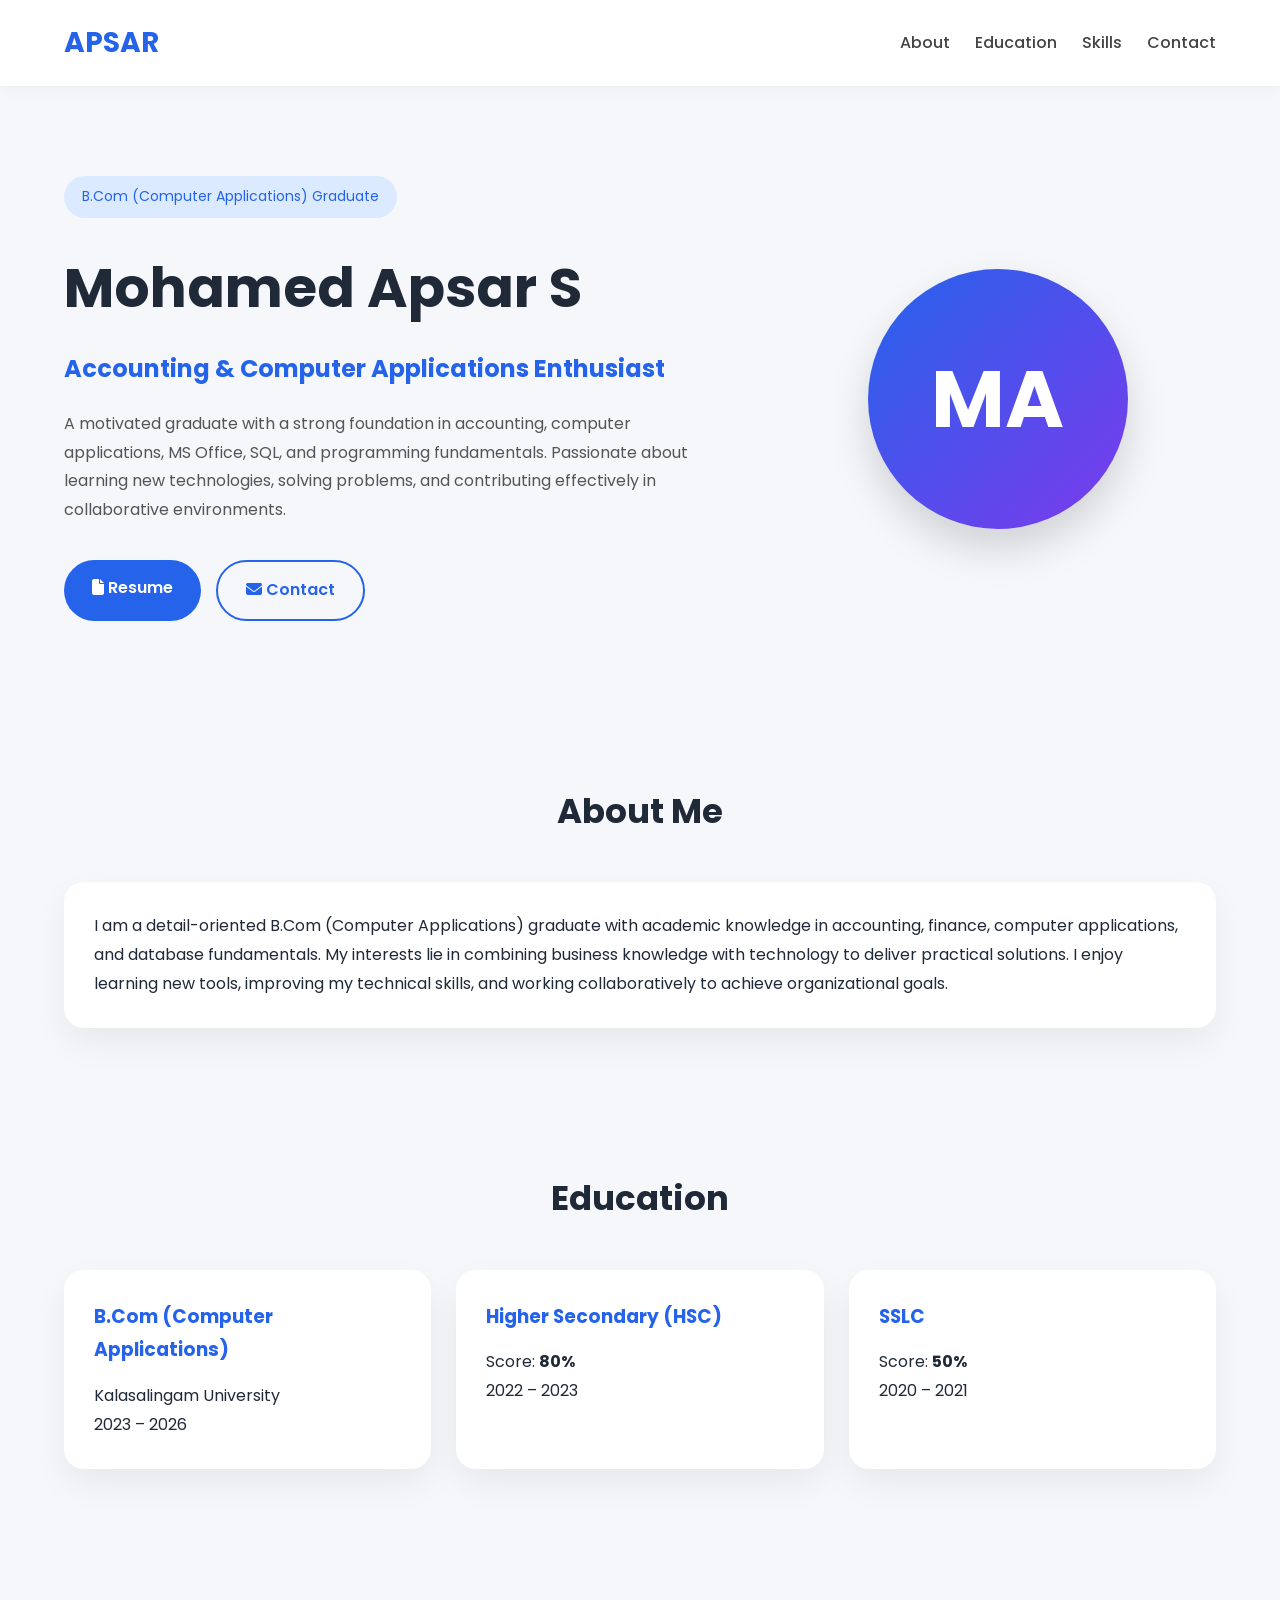
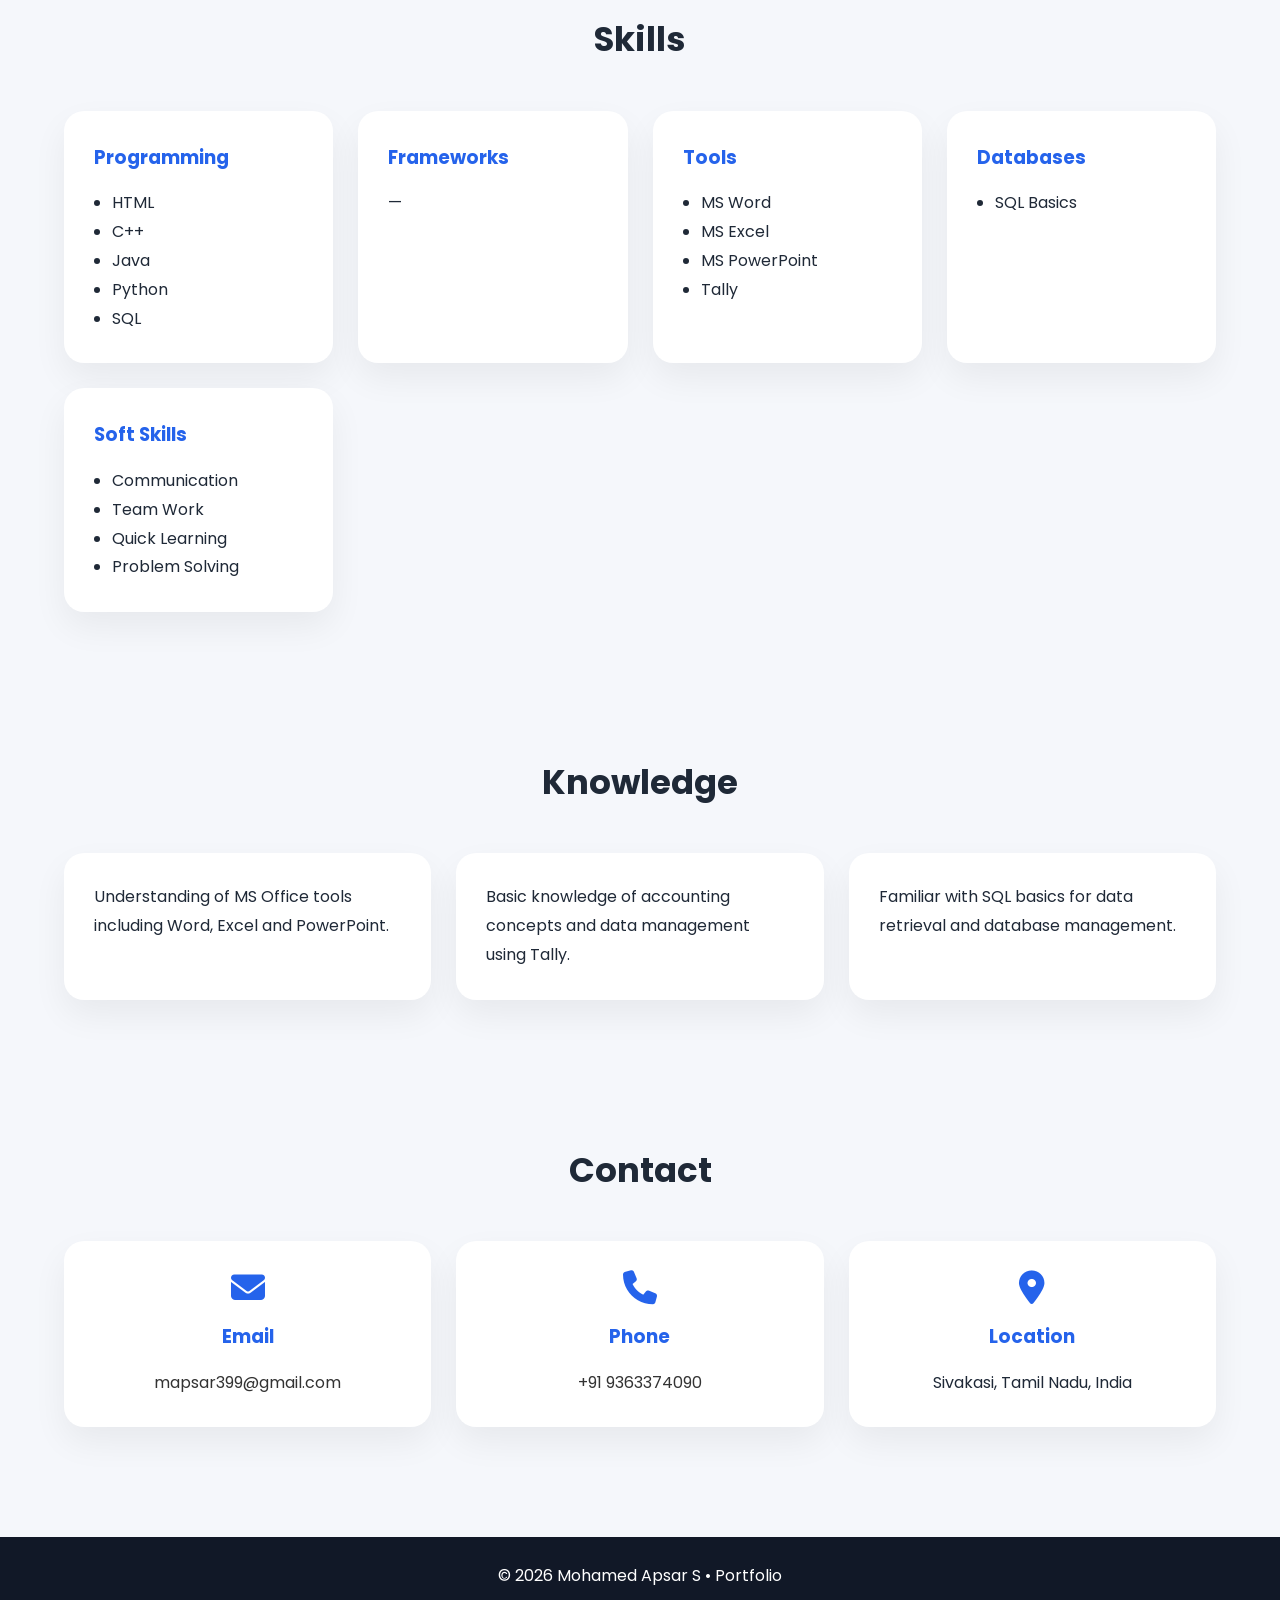
<file: index.html>
<!DOCTYPE html>
<html lang="en">
<head>
<meta charset="UTF-8">
<meta name="viewport" content="width=device-width, initial-scale=1.0">
<title>Mohamed Apsar S | Portfolio</title>

<link rel="preconnect" href="https://fonts.googleapis.com">
<link rel="preconnect" href="https://fonts.gstatic.com" crossorigin>
<link href="https://fonts.googleapis.com/css2?family=Poppins:wght@300;400;500;600;700;800&display=swap" rel="stylesheet">

<link rel="stylesheet" href="https://cdnjs.cloudflare.com/ajax/libs/font-awesome/6.6.0/css/all.min.css">

<link rel="stylesheet" href="style.css">
</head>

<body>

<header>
    <div class="container nav">
        <div class="logo">APSAR</div>

        <nav>
            <a href="#about">About</a>
            <a href="#education">Education</a>
            <a href="#skills">Skills</a>
            <a href="#contact">Contact</a>
        </nav>
    </div>
</header>

<section class="hero">

<div class="container hero-grid">

<div class="hero-text">

<span class="tag">B.Com (Computer Applications) Graduate</span>

<h1>Mohamed Apsar S</h1>

<h2>Accounting & Computer Applications Enthusiast</h2>

<p>
A motivated graduate with a strong foundation in accounting,
computer applications, MS Office, SQL, and programming fundamentals.
Passionate about learning new technologies, solving problems,
and contributing effectively in collaborative environments.
</p>

<div class="buttons">
<a href="#" class="btn primary">
<i class="fa-solid fa-file"></i> Resume
</a>

<a href="#contact" class="btn secondary">
<i class="fa-solid fa-envelope"></i> Contact
</a>
</div>

</div>

<div class="hero-image">

<div class="profile-circle">
MA
</div>

</div>

</div>

</section>

<section id="about">

<div class="container">

<h2 class="section-title">About Me</h2>

<div class="card">
<p>
I am a detail-oriented B.Com (Computer Applications) graduate with academic knowledge in accounting,
finance, computer applications, and database fundamentals. My interests lie in combining business knowledge
with technology to deliver practical solutions. I enjoy learning new tools, improving my technical skills,
and working collaboratively to achieve organizational goals.
</p>
</div>

</div>

</section>

<section id="education">

<div class="container">

<h2 class="section-title">Education</h2>

<div class="grid">

<div class="card">
<h3>B.Com (Computer Applications)</h3>
<p>Kalasalingam University</p>
<span>2023 – 2026</span>
</div>

<div class="card">
<h3>Higher Secondary (HSC)</h3>
<p>Score: <strong>80%</strong></p>
<span>2022 – 2023</span>
</div>

<div class="card">
<h3>SSLC</h3>
<p>Score: <strong>50%</strong></p>
<span>2020 – 2021</span>
</div>

</div>

</div>

</section>

<section id="skills">

<div class="container">

<h2 class="section-title">Skills</h2>

<div class="skills-grid">

<div class="card">
<h3>Programming</h3>
<ul>
<li>HTML</li>
<li>C++</li>
<li>Java</li>
<li>Python</li>
<li>SQL</li>
</ul>
</div>

<div class="card">
<h3>Frameworks</h3>
<p>—</p>
</div>

<div class="card">
<h3>Tools</h3>
<ul>
<li>MS Word</li>
<li>MS Excel</li>
<li>MS PowerPoint</li>
<li>Tally</li>
</ul>
</div>

<div class="card">
<h3>Databases</h3>
<ul>
<li>SQL Basics</li>
</ul>
</div>

<div class="card">
<h3>Soft Skills</h3>
<ul>
<li>Communication</li>
<li>Team Work</li>
<li>Quick Learning</li>
<li>Problem Solving</li>
</ul>
</div>

</div>

</div>

</section>

<section>

<div class="container">

<h2 class="section-title">Knowledge</h2>

<div class="grid">

<div class="card">
<p>Understanding of MS Office tools including Word, Excel and PowerPoint.</p>
</div>

<div class="card">
<p>Basic knowledge of accounting concepts and data management using Tally.</p>
</div>

<div class="card">
<p>Familiar with SQL basics for data retrieval and database management.</p>
</div>

</div>

</div>

</section>

<section id="contact">

<div class="container">

<h2 class="section-title">Contact</h2>

<div class="contact-grid">

<div class="card">
<i class="fa-solid fa-envelope"></i>
<h3>Email</h3>
<p>
<a href="mailto:mapsar399@gmail.com">mapsar399@gmail.com</a>
</p>
</div>

<div class="card">
<i class="fa-solid fa-phone"></i>
<h3>Phone</h3>
<p>
<a href="tel:+919363374090">+91 9363374090</a>
</p>
</div>

<div class="card">
<i class="fa-solid fa-location-dot"></i>
<h3>Location</h3>
<p>Sivakasi, Tamil Nadu, India</p>
</div>

</div>

</div>

</section>

<footer>

<p>
© 2026 Mohamed Apsar S • Portfolio
</p>

</footer>

</body>
</html>
</file>
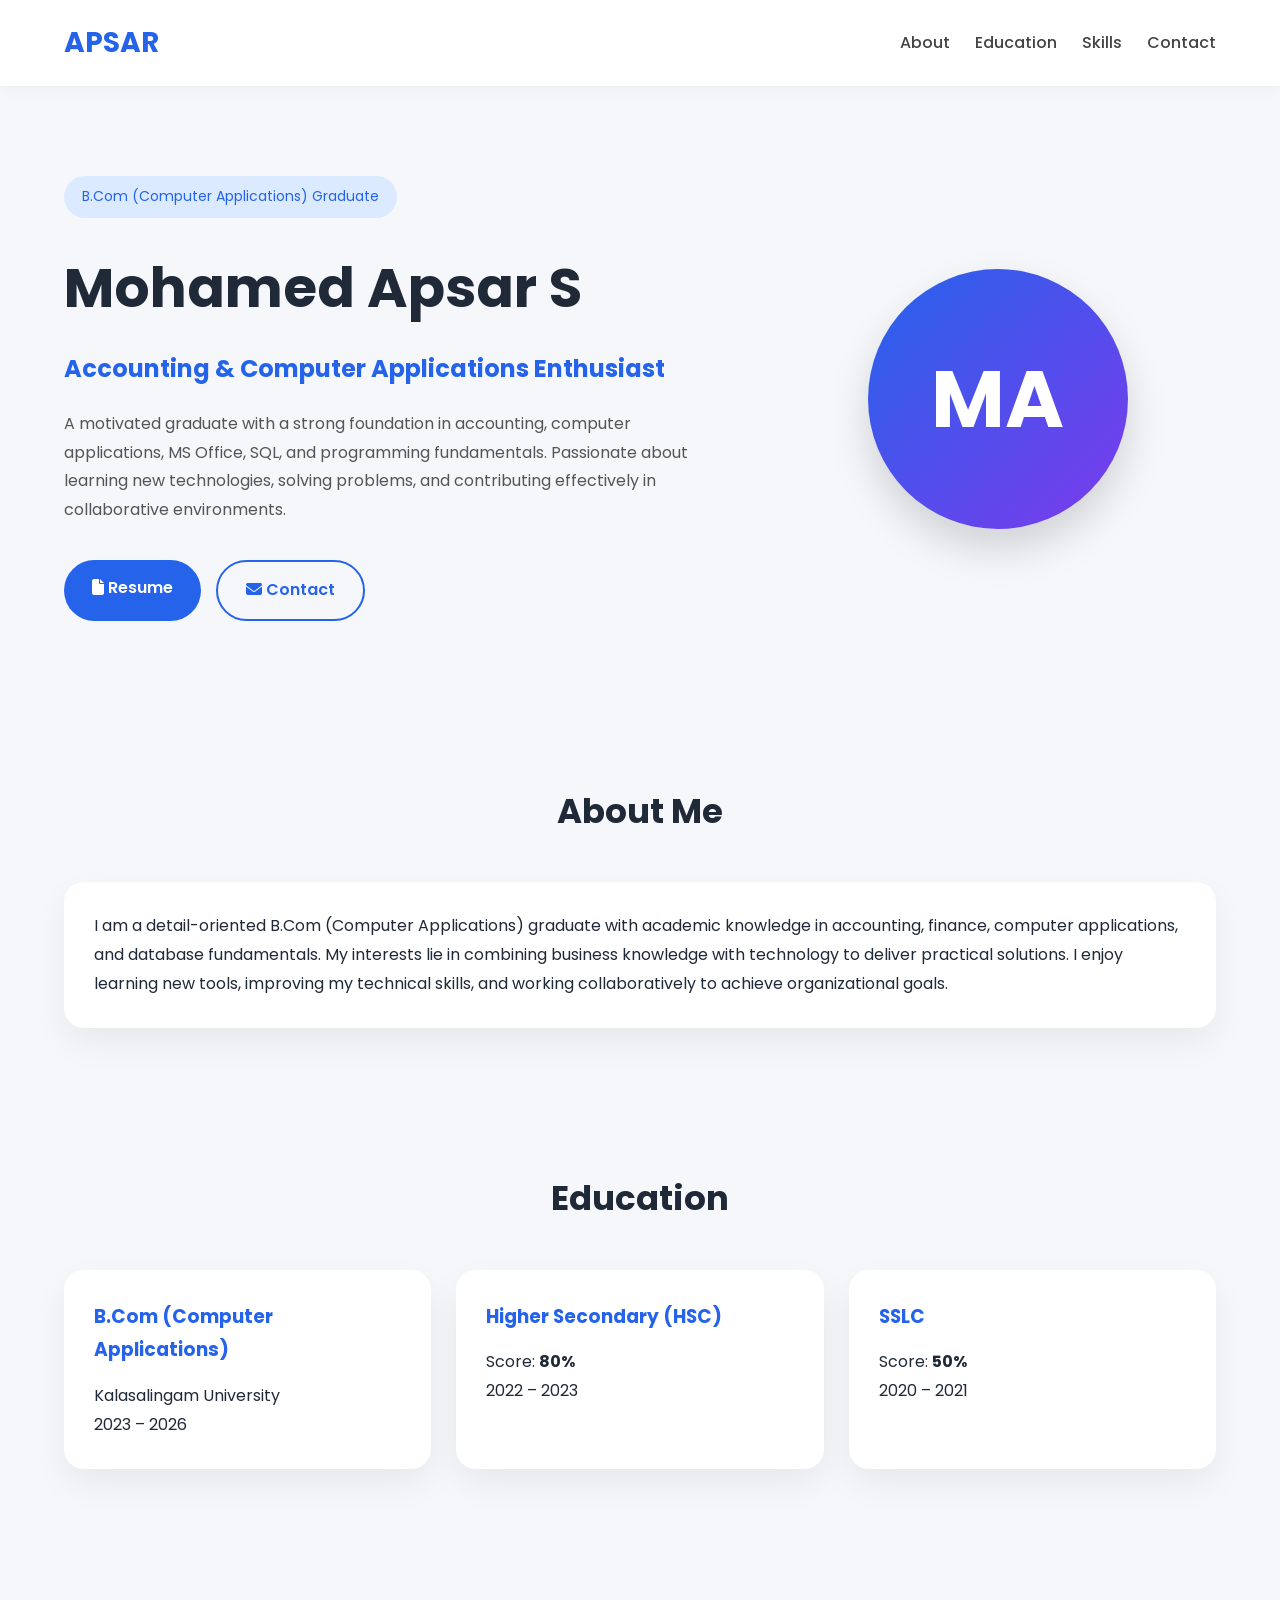
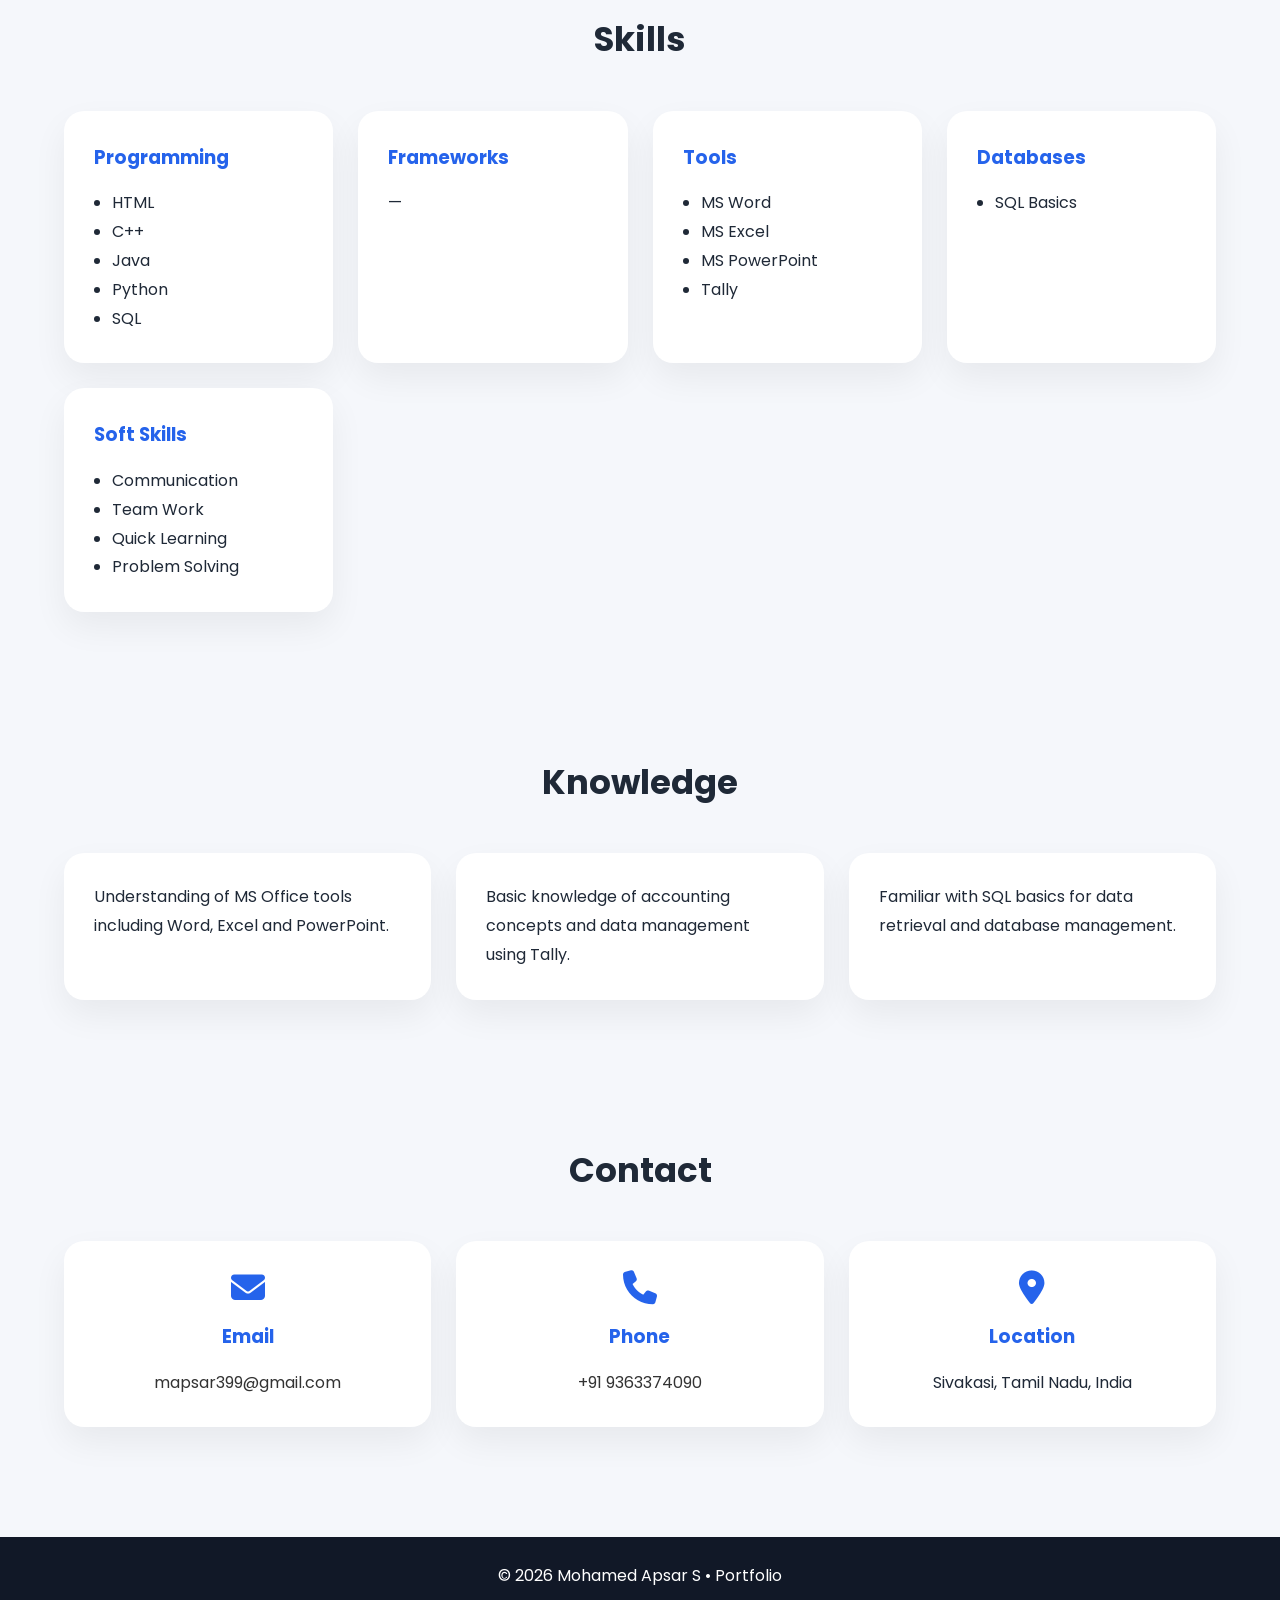
<file: Portfolio.html>
<!DOCTYPE html>
<html lang="en">
<head>
<meta charset="UTF-8">
<meta name="viewport" content="width=device-width, initial-scale=1.0">
<title>Mohamed Apsar S | Portfolio</title>

<link rel="preconnect" href="https://fonts.googleapis.com">
<link rel="preconnect" href="https://fonts.gstatic.com" crossorigin>
<link href="https://fonts.googleapis.com/css2?family=Poppins:wght@300;400;500;600;700;800&display=swap" rel="stylesheet">

<link rel="stylesheet" href="https://cdnjs.cloudflare.com/ajax/libs/font-awesome/6.6.0/css/all.min.css">

<link rel="stylesheet" href="style.css">
</head>

<body>

<header>
    <div class="container nav">
        <div class="logo">APSAR</div>

        <nav>
            <a href="#about">About</a>
            <a href="#education">Education</a>
            <a href="#skills">Skills</a>
            <a href="#contact">Contact</a>
        </nav>
    </div>
</header>

<section class="hero">

<div class="container hero-grid">

<div class="hero-text">

<span class="tag">B.Com (Computer Applications) Graduate</span>

<h1>Mohamed Apsar S</h1>

<h2>Accounting & Computer Applications Enthusiast</h2>

<p>
A motivated graduate with a strong foundation in accounting,
computer applications, MS Office, SQL, and programming fundamentals.
Passionate about learning new technologies, solving problems,
and contributing effectively in collaborative environments.
</p>

<div class="buttons">
<a href="#" class="btn primary">
<i class="fa-solid fa-file"></i> Resume
</a>

<a href="#contact" class="btn secondary">
<i class="fa-solid fa-envelope"></i> Contact
</a>
</div>

</div>

<div class="hero-image">

<div class="profile-circle">
MA
</div>

</div>

</div>

</section>

<section id="about">

<div class="container">

<h2 class="section-title">About Me</h2>

<div class="card">
<p>
I am a detail-oriented B.Com (Computer Applications) graduate with academic knowledge in accounting,
finance, computer applications, and database fundamentals. My interests lie in combining business knowledge
with technology to deliver practical solutions. I enjoy learning new tools, improving my technical skills,
and working collaboratively to achieve organizational goals.
</p>
</div>

</div>

</section>

<section id="education">

<div class="container">

<h2 class="section-title">Education</h2>

<div class="grid">

<div class="card">
<h3>B.Com (Computer Applications)</h3>
<p>Kalasalingam University</p>
<span>2023 – 2026</span>
</div>

<div class="card">
<h3>Higher Secondary (HSC)</h3>
<p>Score: <strong>80%</strong></p>
<span>2022 – 2023</span>
</div>

<div class="card">
<h3>SSLC</h3>
<p>Score: <strong>50%</strong></p>
<span>2020 – 2021</span>
</div>

</div>

</div>

</section>

<section id="skills">

<div class="container">

<h2 class="section-title">Skills</h2>

<div class="skills-grid">

<div class="card">
<h3>Programming</h3>
<ul>
<li>HTML</li>
<li>C++</li>
<li>Java</li>
<li>Python</li>
<li>SQL</li>
</ul>
</div>

<div class="card">
<h3>Frameworks</h3>
<p>—</p>
</div>

<div class="card">
<h3>Tools</h3>
<ul>
<li>MS Word</li>
<li>MS Excel</li>
<li>MS PowerPoint</li>
<li>Tally</li>
</ul>
</div>

<div class="card">
<h3>Databases</h3>
<ul>
<li>SQL Basics</li>
</ul>
</div>

<div class="card">
<h3>Soft Skills</h3>
<ul>
<li>Communication</li>
<li>Team Work</li>
<li>Quick Learning</li>
<li>Problem Solving</li>
</ul>
</div>

</div>

</div>

</section>

<section>

<div class="container">

<h2 class="section-title">Knowledge</h2>

<div class="grid">

<div class="card">
<p>Understanding of MS Office tools including Word, Excel and PowerPoint.</p>
</div>

<div class="card">
<p>Basic knowledge of accounting concepts and data management using Tally.</p>
</div>

<div class="card">
<p>Familiar with SQL basics for data retrieval and database management.</p>
</div>

</div>

</div>

</section>

<section id="contact">

<div class="container">

<h2 class="section-title">Contact</h2>

<div class="contact-grid">

<div class="card">
<i class="fa-solid fa-envelope"></i>
<h3>Email</h3>
<p>
<a href="mailto:mapsar399@gmail.com">mapsar399@gmail.com</a>
</p>
</div>

<div class="card">
<i class="fa-solid fa-phone"></i>
<h3>Phone</h3>
<p>
<a href="tel:+919363374090">+91 9363374090</a>
</p>
</div>

<div class="card">
<i class="fa-solid fa-location-dot"></i>
<h3>Location</h3>
<p>Sivakasi, Tamil Nadu, India</p>
</div>

</div>

</div>

</section>

<footer>

<p>
© 2026 Mohamed Apsar S • Portfolio
</p>

</footer>

</body>
</html>
</file>
<file: style.css>
*{
margin:0;
padding:0;
box-sizing:border-box;
scroll-behavior:smooth;
}

body{
font-family:'Poppins',sans-serif;
background:#f5f7fb;
color:#1f2937;
line-height:1.8;
}

.container{
width:90%;
max-width:1200px;
margin:auto;
}

header{
position:sticky;
top:0;
background:#ffffffee;
backdrop-filter:blur(10px);
box-shadow:0 2px 15px rgba(0,0,0,.05);
z-index:100;
}

.nav{
display:flex;
justify-content:space-between;
align-items:center;
padding:18px 0;
}

.logo{
font-size:28px;
font-weight:700;
color:#2563eb;
}

nav{
display:flex;
gap:25px;
}

nav a{
text-decoration:none;
color:#444;
font-weight:500;
transition:.3s;
}

nav a:hover{
color:#2563eb;
}

.hero{
padding:90px 0;
}

.hero-grid{
display:grid;
grid-template-columns:1.2fr .8fr;
align-items:center;
gap:60px;
}

.tag{
display:inline-block;
background:#dbeafe;
color:#2563eb;
padding:8px 18px;
border-radius:40px;
font-size:14px;
margin-bottom:20px;
}

.hero h1{
font-size:55px;
font-weight:700;
margin-bottom:10px;
}

.hero h2{
font-size:24px;
color:#2563eb;
margin-bottom:20px;
}

.hero p{
color:#555;
max-width:650px;
}

.buttons{
margin-top:35px;
display:flex;
gap:15px;
flex-wrap:wrap;
}

.btn{
padding:14px 28px;
border-radius:50px;
text-decoration:none;
font-weight:600;
transition:.3s;
}

.primary{
background:#2563eb;
color:white;
}

.secondary{
border:2px solid #2563eb;
color:#2563eb;
}

.btn:hover{
transform:translateY(-4px);
box-shadow:0 12px 30px rgba(37,99,235,.2);
}

.hero-image{
display:flex;
justify-content:center;
}

.profile-circle{
width:260px;
height:260px;
border-radius:50%;
background:linear-gradient(135deg,#2563eb,#7c3aed);
display:flex;
align-items:center;
justify-content:center;
font-size:80px;
font-weight:700;
color:white;
box-shadow:0 20px 40px rgba(0,0,0,.15);
}

section{
padding:70px 0;
}

.section-title{
font-size:34px;
margin-bottom:40px;
text-align:center;
}

.grid,
.skills-grid,
.contact-grid{
display:grid;
grid-template-columns:repeat(auto-fit,minmax(260px,1fr));
gap:25px;
}

.card{
background:white;
padding:30px;
border-radius:20px;
box-shadow:0 15px 35px rgba(0,0,0,.06);
transition:.35s;
}

.card:hover{
transform:translateY(-8px);
}

.card h3{
margin-bottom:15px;
color:#2563eb;
}

.card ul{
padding-left:18px;
}

.contact-grid .card{
text-align:center;
}

.contact-grid i{
font-size:34px;
margin-bottom:15px;
color:#2563eb;
}

.contact-grid a{
text-decoration:none;
color:#333;
}

footer{
background:#111827;
color:white;
text-align:center;
padding:25px;
margin-top:40px;
}

@media(max-width:900px){

.hero-grid{
grid-template-columns:1fr;
text-align:center;
}

.hero h1{
font-size:40px;
}

nav{
display:none;
}

.profile-circle{
width:200px;
height:200px;
font-size:60px;
}

.buttons{
justify-content:center;
}

}
</file>
